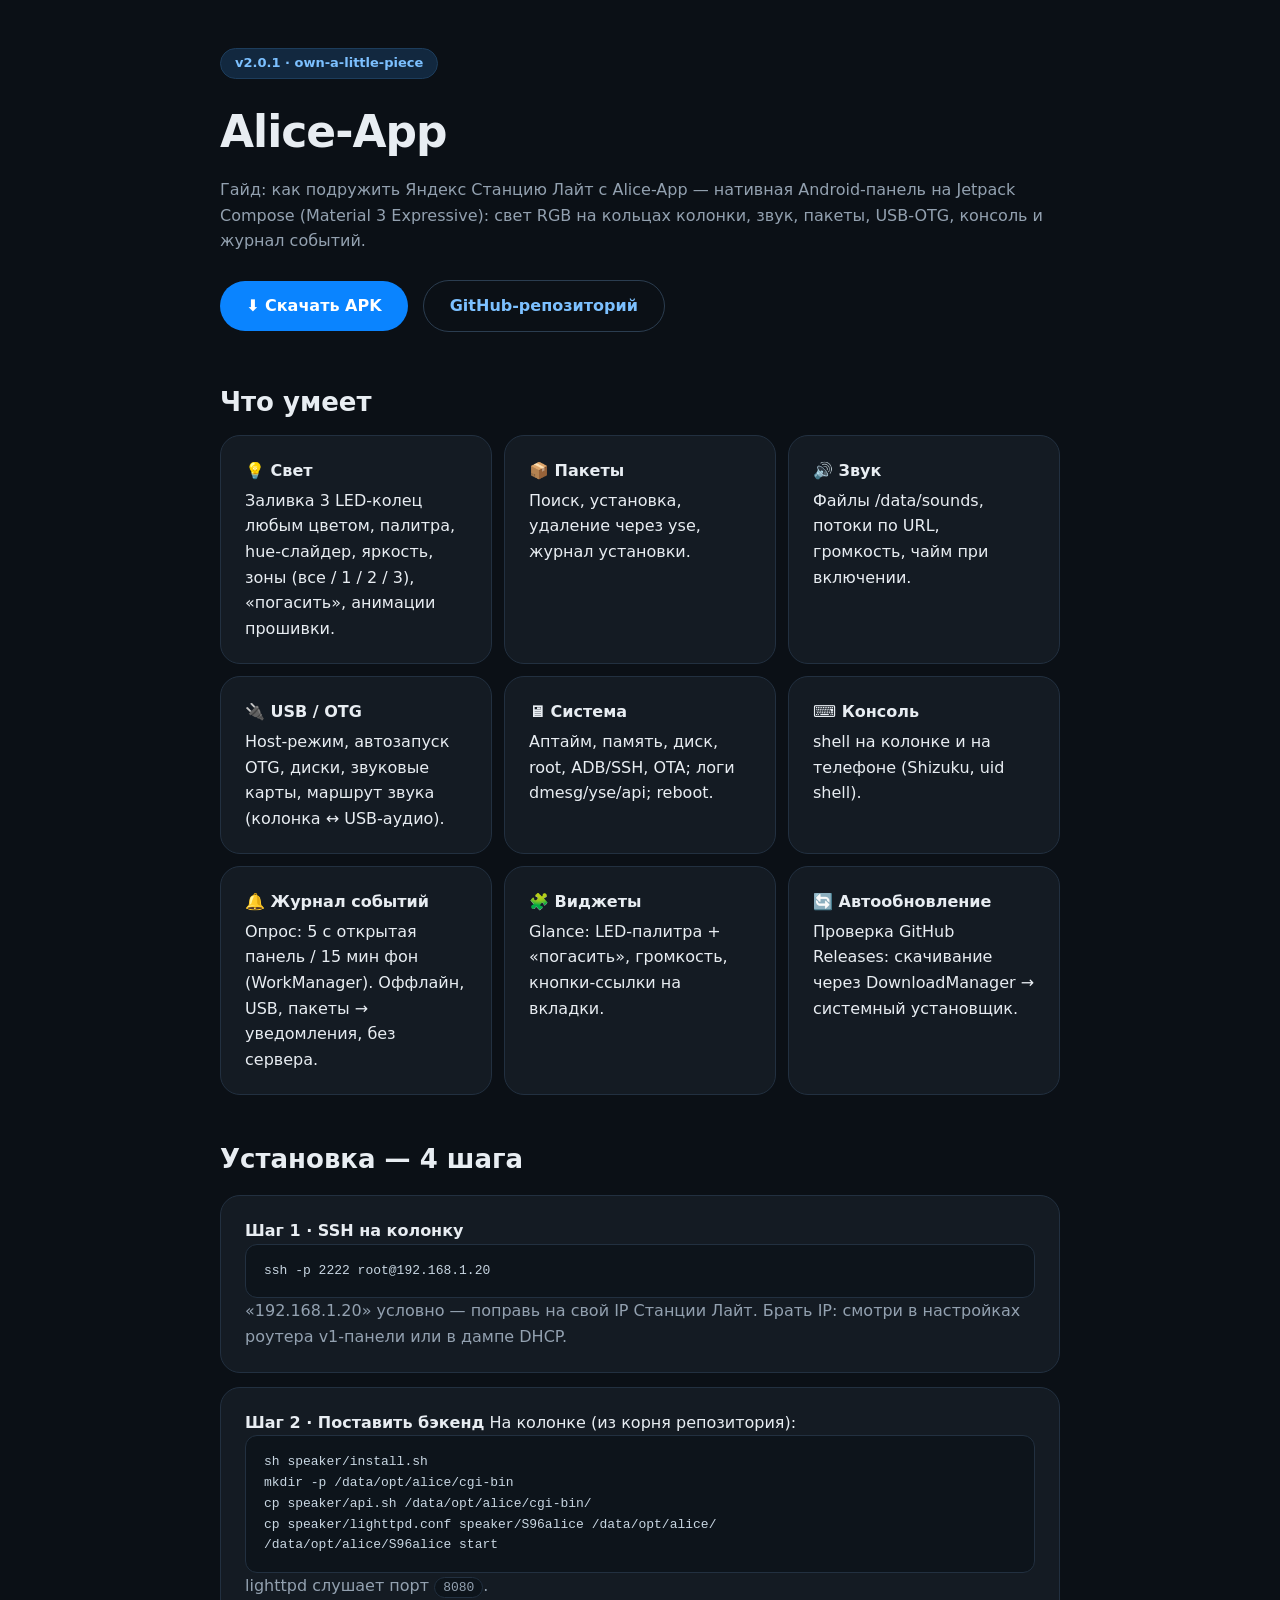
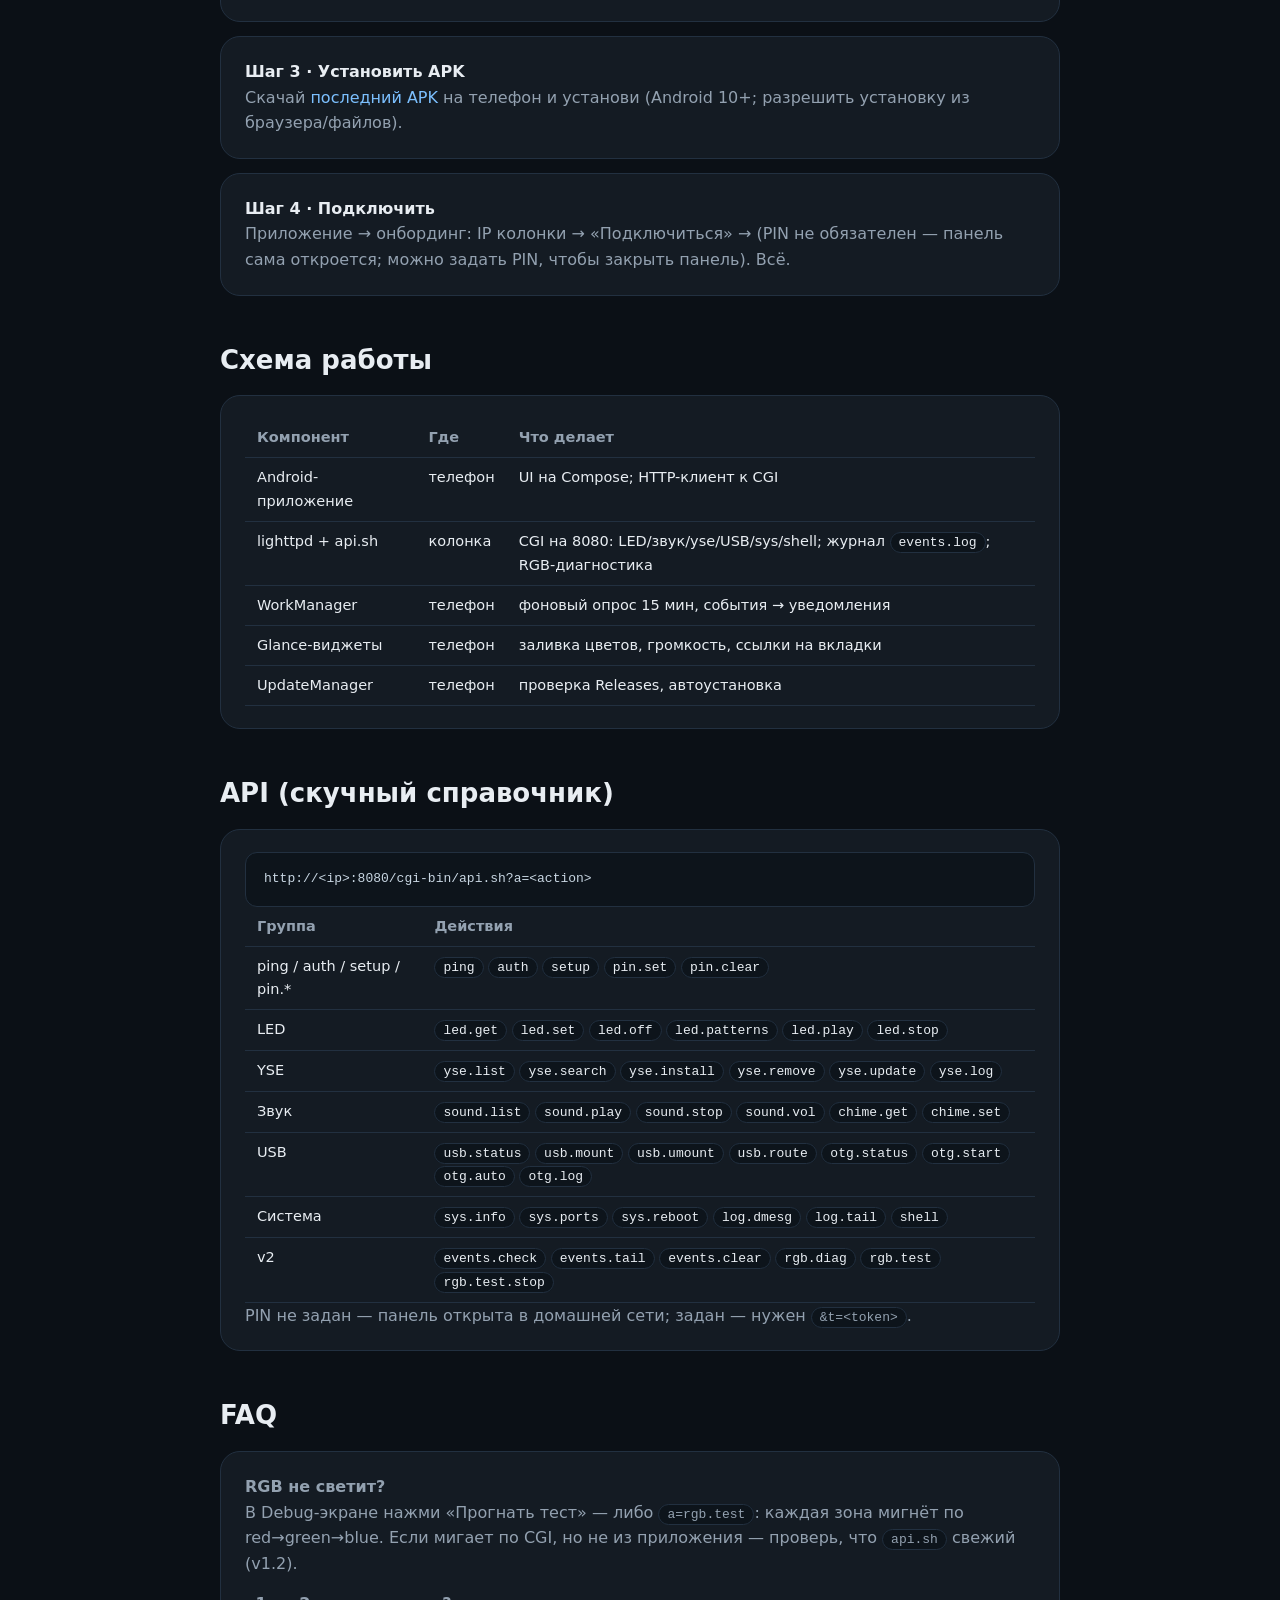
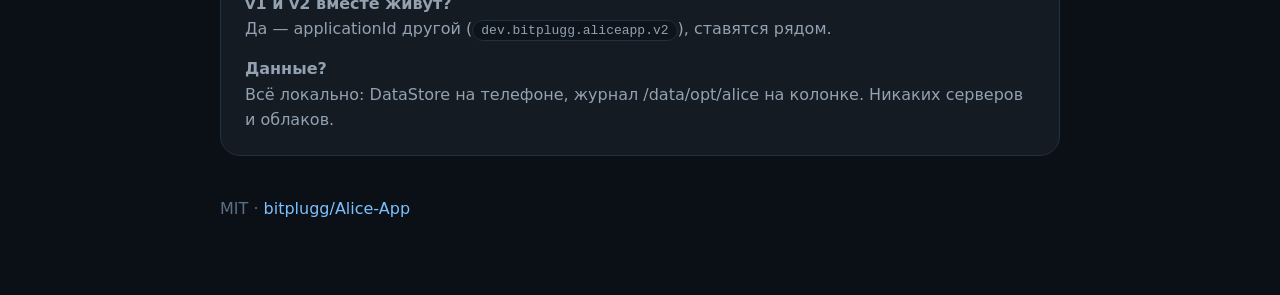
<file: index.html>
<!DOCTYPE html>
<html lang="ru">
<head>
<meta charset="utf-8">
<meta name="viewport" content="width=device-width, initial-scale=1">
<title>Alice-App — панель для Яндекс Станции Лайт</title>
<style>
  :root { --bg:#0b1016; --card:#141b23; --tx:#e8edf2; --mut:#93a1b0; --acc:#0a84ff; }
  * { box-sizing:border-box; margin:0 }
  body { background:var(--bg); color:var(--tx); font:16px/1.6 system-ui,-apple-system,Roboto,sans-serif }
  .wrap { max-width:880px; margin:0 auto; padding:48px 20px 80px }
  .badge { display:inline-block; background:#12283f; color:#7cc0ff; border:1px solid #1d3d5c; border-radius:999px; padding:4px 14px; font-size:13px; font-weight:600 }
  h1 { font-size:44px; letter-spacing:-1px; margin:18px 0 10px }
  h2 { font-size:26px; margin:44px 0 12px }
  p { color:var(--mut) }
  a { color:#7cc0ff; text-decoration:none } a:hover { text-decoration:underline }
  .card { background:var(--card); border:1px solid #223040; border-radius:20px; padding:22px 24px; margin:14px 0 }
  .btn { display:inline-block; background:var(--acc); color:#fff; font-weight:600; border-radius:999px; padding:12px 26px; margin:6px 10px 6px 0 }
  .btn.ghost { background:transparent; border:1px solid #2b3d50; color:#7cc0ff }
  code, pre { background:#0d141b; border:1px solid #223040; border-radius:12px; font:13px/1.6 ui-monospace,monospace }
  code { padding:2px 8px }
  pre { padding:16px 18px; overflow-x:auto; color:#c8d6e2 }
  table { border-collapse:collapse; width:100%; font-size:14.5px }
  td, th { text-align:left; padding:8px 12px; border-bottom:1px solid #223040; vertical-align:top }
  th { color:var(--mut); font-weight:600 }
  .feat { display:grid; grid-template-columns:repeat(auto-fit,minmax(250px,1fr)); gap:12px }
  .feat .card { margin:0 }
  .feat b { display:block; margin-bottom:4px }
</style>
</head>
<body>
<div class="wrap">

<span class="badge">v2.0.1 · own-a-little-piece</span>
<h1>Alice-App</h1>
<p>Гайд: как подружить Яндекс Станцию Лайт с Alice-App — нативная Android-панель на Jetpack Compose (Material 3 Expressive): свет RGB на кольцах колонки, звук, пакеты, USB-OTG, консоль и журнал событий.</p>

<p style="margin-top:20px">
<a class="btn" href="https://github.com/bitplugg/Alice-App/releases/latest">⬇ Скачать APK</a>
<a class="btn ghost" href="https://github.com/bitplugg/Alice-App">GitHub-репозиторий</a>
</p>

<h2>Что умеет</h2>
<div class="feat">
  <div class="card"><b>💡 Свет</b>Заливка 3 LED-колец любым цветом, палитра, hue-слайдер, яркость, зоны (все / 1 / 2 / 3), «погасить», анимации прошивки.</div>
  <div class="card"><b>📦 Пакеты</b>Поиск, установка, удаление через yse, журнал установки.</div>
  <div class="card"><b>🔊 Звук</b>Файлы /data/sounds, потоки по URL, громкость, чайм при включении.</div>
  <div class="card"><b>🔌 USB / OTG</b>Host-режим, автозапуск OTG, диски, звуковые карты, маршрут звука (колонка ↔ USB-аудио).</div>
  <div class="card"><b>🖥 Система</b>Аптайм, память, диск, root, ADB/SSH, OTA; логи dmesg/yse/api; reboot.</div>
  <div class="card"><b>⌨ Консоль</b>shell на колонке и на телефоне (Shizuku, uid shell).</div>
  <div class="card"><b>🔔 Журнал событий</b>Опрос: 5 с открытая панель / 15 мин фон (WorkManager). Оффлайн, USB, пакеты → уведомления, без сервера.</div>
  <div class="card"><b>🧩 Виджеты</b>Glance: LED-палитра + «погасить», громкость, кнопки-ссылки на вкладки.</div>
  <div class="card"><b>🔄 Автообновление</b>Проверка GitHub Releases: скачивание через DownloadManager → системный установщик.</div>
</div>

<h2>Установка — 4 шага</h2>

<div class="card">
<b>Шаг 1 · SSH на колонку</b>
<pre>ssh -p 2222 root@192.168.1.20</pre>
<p>«192.168.1.20» условно — поправь на свой IP Станции Лайт. Брать IP: смотри в настройках роутера v1-панели или в дампе DHCP.</p>
</div>

<div class="card">
<b>Шаг 2 · Поставить бэкенд</b>
На колонке (из корня репозитория):
<pre>sh speaker/install.sh
mkdir -p /data/opt/alice/cgi-bin
cp speaker/api.sh /data/opt/alice/cgi-bin/
cp speaker/lighttpd.conf speaker/S96alice /data/opt/alice/
/data/opt/alice/S96alice start</pre>
<p>lighttpd слушает порт <code>8080</code>.</p>
</div>

<div class="card">
<b>Шаг 3 · Установить APK</b>
<p>Скачай <a href="https://github.com/bitplugg/Alice-App/releases/latest">последний APK</a> на телефон и установи (Android 10+; разрешить установку из браузера/файлов).</p>

</div>

<div class="card">
<b>Шаг 4 · Подключить</b>
<p>Приложение → онбординг: IP колонки → «Подключиться» → (PIN не обязателен — панель сама откроется; можно задать PIN, чтобы закрыть панель). Всё.</p>
</div>

<h2>Схема работы</h2>
<div class="card">
<table>
<tr><th>Компонент</th><th>Где</th><th>Что делает</th></tr>
<tr><td>Android-приложение</td><td>телефон</td><td>UI на Compose; HTTP-клиент к CGI</td></tr>
<tr><td>lighttpd + api.sh</td><td>колонка</td><td>CGI на 8080: LED/звук/yse/USB/sys/shell; журнал <code>events.log</code>; RGB-диагностика</td></tr>
<tr><td>WorkManager</td><td>телефон</td><td>фоновый опрос 15 мин, события → уведомления</td></tr>
<tr><td>Glance-виджеты</td><td>телефон</td><td>заливка цветов, громкость, ссылки на вкладки</td></tr>
<tr><td>UpdateManager</td><td>телефон</td><td>проверка Releases, автоустановка</td></tr>
</table>
</div>

<h2>API (скучный справочник)</h2>
<div class="card">
<pre>http://&lt;ip&gt;:8080/cgi-bin/api.sh?a=&lt;action&gt;</pre>
<table>
<tr><th>Группа</th><th>Действия</th></tr>
<tr><td>ping / auth / setup / pin.*</td><td><code>ping</code> <code>auth</code> <code>setup</code> <code>pin.set</code> <code>pin.clear</code></td></tr>
<tr><td>LED</td><td><code>led.get</code> <code>led.set</code> <code>led.off</code> <code>led.patterns</code> <code>led.play</code> <code>led.stop</code></td></tr>
<tr><td>YSE</td><td><code>yse.list</code> <code>yse.search</code> <code>yse.install</code> <code>yse.remove</code> <code>yse.update</code> <code>yse.log</code></td></tr>
<tr><td>Звук</td><td><code>sound.list</code> <code>sound.play</code> <code>sound.stop</code> <code>sound.vol</code> <code>chime.get</code> <code>chime.set</code></td></tr>
<tr><td>USB</td><td><code>usb.status</code> <code>usb.mount</code> <code>usb.umount</code> <code>usb.route</code> <code>otg.status</code> <code>otg.start</code> <code>otg.auto</code> <code>otg.log</code></td></tr>
<tr><td>Система</td><td><code>sys.info</code> <code>sys.ports</code> <code>sys.reboot</code> <code>log.dmesg</code> <code>log.tail</code> <code>shell</code></td></tr>
<tr><td>v2</td><td><code>events.check</code> <code>events.tail</code> <code>events.clear</code> <code>rgb.diag</code> <code>rgb.test</code> <code>rgb.test.stop</code></td></tr>
</table>
<p>PIN не задан — панель открыта в домашней сети; задан — нужен <code>&amp;t=&lt;token&gt;</code>.</p>
</div>

<h2>FAQ</h2>
<div class="card">
<p><b>RGB не светит?</b><br>
В Debug-экране нажми «Прогнать тест» — либо <code>a=rgb.test</code>: каждая зона мигнёт по red→green→blue. Если мигает по CGI, но не из приложения — проверь, что <code>api.sh</code> свежий (v1.2).</p>
<p style="margin-top:14px"><b>v1 и v2 вместе живут?</b><br>
Да — applicationId другой (<code>dev.bitplugg.aliceapp.v2</code>), ставятся рядом.</p>
<p style="margin-top:14px"><b>Данные?</b><br>
Всё локально: DataStore на телефоне, журнал /data/opt/alice на колонке. Никаких серверов и облаков.</p>
</div>

<p style="margin-top:40px; color:#5a7085">MIT · <a href="https://github.com/bitplugg/Alice-App">bitplugg/Alice-App</a></p>
</div>
</body>
</html>
</file>
